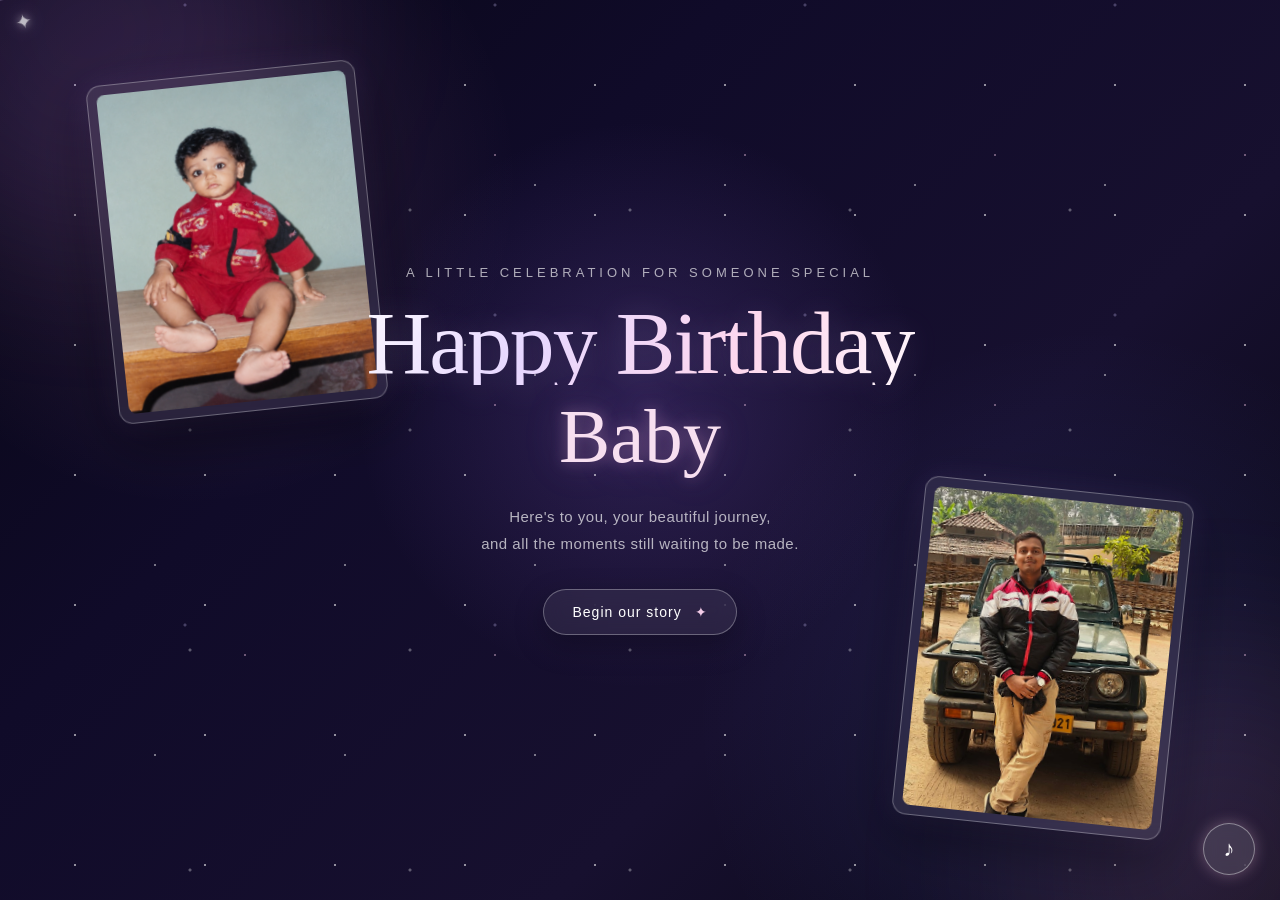
<file: index.html>
<!DOCTYPE html>
<html lang="en">


<head>
    <meta charset="UTF-8">
    <meta name="viewport" content="width=device-width, initial-scale=1.0">

    <title>Happy Birthday, Baby ✨</title>

    <link rel="stylesheet" href="style.css">
</head>

<body>

    <audio id="birthdayMusic" loop autoplay>
    <source src="birthday.mp3" type="audio/mpeg">
</audio>
<button id="birthdayMusicBtn" class="birthday-music-btn">♫</button>

    <!-- Magical background -->
    <div class="stars"></div>
    <div class="stars stars-two"></div>

    <div class="glow glow-one"></div>
    <div class="glow glow-two"></div>


    <!-- Main birthday screen -->
    <main class="cover">

        <!-- Childhood photo -->
        <div class="photo childhood-photo">
            <img src="cover1.jpg" alt="Childhood memory">
        </div>


        <!-- Constellation connecting the two photos -->
        <div class="constellation">

            <span class="star s1">✦</span>
            <span class="star s2">✧</span>
            <span class="star s3">✦</span>
            <span class="star s4">·</span>
            <span class="star s5">✧</span>

        </div>


        <!-- Central birthday message -->
        <section class="birthday-text">

            <p class="little-line">
                A little celebration for someone special
            </p>

            <h1>Happy Birthday</h1>

            <h2>Baby</h2>

            <p class="subtitle">
                Here's to you, your beautiful journey,<br>
                and all the moments still waiting to be made.
            </p>

            <button onclick="beginStory()">
                Begin our story
                <span>✦</span>
            </button>

        </section>


        <!-- Current photo -->
        <div class="photo current-photo">
            <img src="cover2.jpg" alt="Current photo">
        </div>

    </main>


    <script src="script.js"></script>

</body>
</html>
</file>
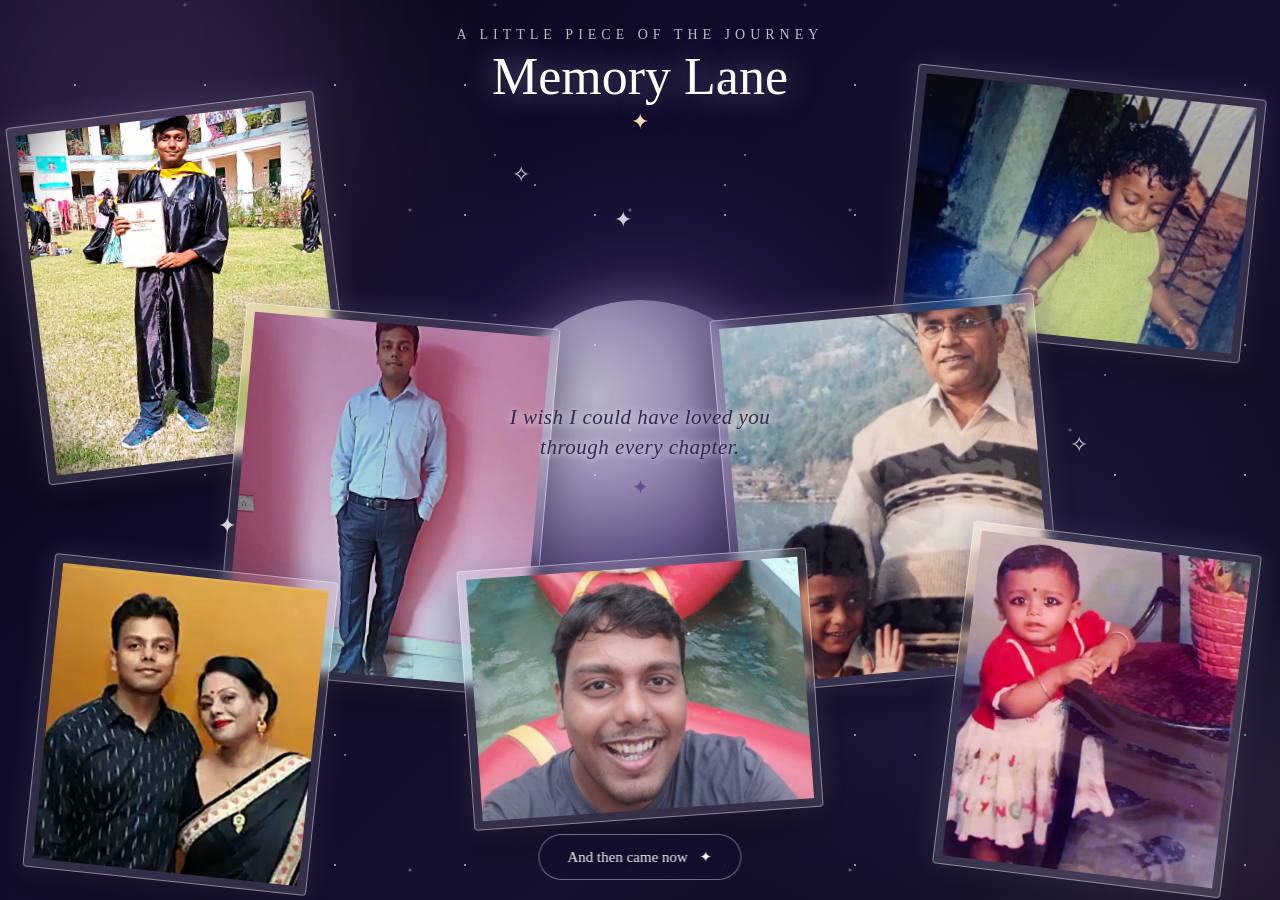
<file: page2.html>
<!DOCTYPE html>
<html lang="en">

<head>
    <meta charset="UTF-8">
    <meta name="viewport" content="width=device-width, initial-scale=1.0">

    <title>Memory Lane ✨</title>

    <link rel="stylesheet" href="style.css">
</head>

<body class="page-two">

    <!-- Magical background -->
    <div class="stars"></div>
    <div class="stars stars-two"></div>

    <div class="glow glow-one"></div>
    <div class="glow glow-two"></div>

    <div class="memory-moon">
    <div class="moon-glow"></div>
</div>

<div class="memory-message">
    <p>I wish I could have loved you through every chapter.</p>
    
    <span>✦</span>
</div>

    <!-- Floating lights -->
    <div class="floating-light light-one">✦</div>
    <div class="floating-light light-two">✧</div>
    <div class="floating-light light-three">✦</div>
    <div class="floating-light light-four">·</div>
    <div class="floating-light light-five">✧</div>


    <main class="memory-page">

        <!-- Title -->
        <div class="memory-title">
            <p>A LITTLE PIECE OF THE JOURNEY</p>
            <h1>Memory Lane</h1>
            <span>✦</span>
        </div>


        <!-- Memory cluster -->
        <section class="memory-gallery">

            <div class="memory-photo photo-1">
                <img src="memory1.jpg" alt="Memory 1">
                <div class="photo-shine"></div>
            </div>

            <div class="memory-photo photo-2">
                <img src="memory2.jpg" alt="Memory 2">
                <div class="photo-shine"></div>
            </div>

            <div class="memory-photo photo-3">
                <img src="memory3.jpg" alt="Memory 3">
                <div class="photo-shine"></div>
            </div>

            <div class="memory-photo photo-4">
                <img src="memory4.jpg" alt="Memory 4">
                <div class="photo-shine"></div>
            </div>

            <div class="memory-photo photo-5">
                <img src="memory5.jpg" alt="Memory 5">
                <div class="photo-shine"></div>
            </div>

            <div class="memory-photo photo-6">
                <img src="memory6.jpg" alt="Memory 6">
                <div class="photo-shine"></div>
            </div>

            <div class="memory-photo photo-7">
                <img src="memory7.jpg" alt="Memory 7">
                <div class="photo-shine"></div>
            </div>

        </section>


        <!-- Next button -->
        <a href="page3.html" class="next-button">
    And then came now
    <span>✦</span>
</a>

    </main>


    <script src="script.js"></script>

</body>

</html>
</file>
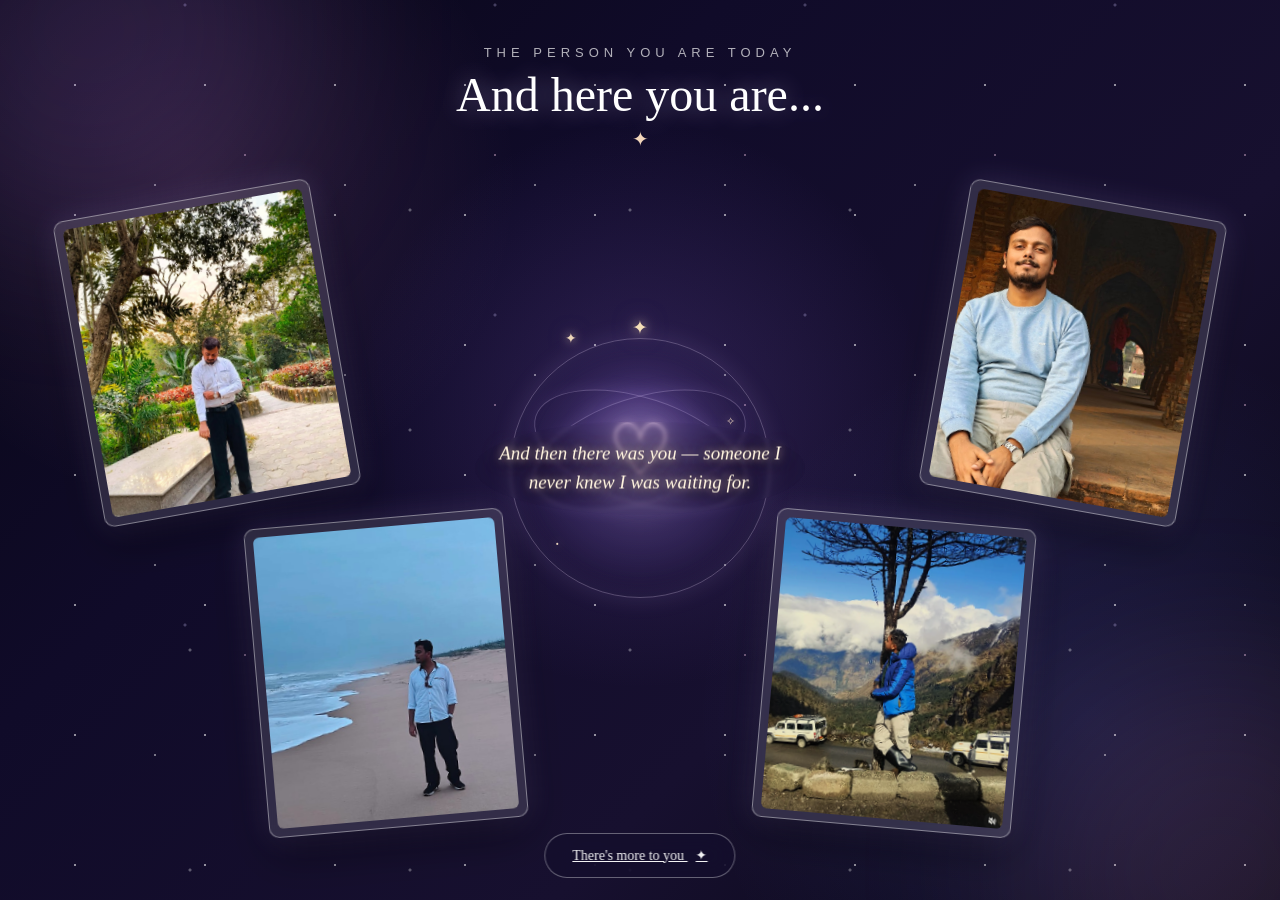
<file: page3.html>
<!DOCTYPE html>
<html lang="en">

<head>
    <meta charset="UTF-8">
    <meta name="viewport" content="width=device-width, initial-scale=1.0">

    <title>Today ✨</title>

    <link rel="stylesheet" href="style.css">
</head>

<body class="page-three">

    <!-- Magical background -->
    <div class="stars"></div>
    <div class="stars stars-two"></div>

    <div class="glow glow-one"></div>
    <div class="glow glow-two"></div>


    <!-- Page 3 -->
    <main class="today-page">

        <!-- Heading -->
        <div class="today-title">
            <p>THE PERSON YOU ARE TODAY</p>
            <h1>And here you are...</h1>
            <span>✦</span>
        </div>


        <!-- Four present-day photos -->
        <section class="today-gallery">

            <div class="today-photo today-photo-1">
                <img src="p1.jpg" alt="A beautiful moment">
                <div class="photo-shine"></div>
            </div>

            <div class="today-photo today-photo-2">
                <img src="p2.jpg" alt="A beautiful moment">
                <div class="photo-shine"></div>
            </div>

            <div class="today-photo today-photo-3">
                <img src="p3.jpg" alt="A beautiful moment">
                <div class="photo-shine"></div>
            </div>

            <div class="today-photo today-photo-4">
                <img src="p4.jpg" alt="A beautiful moment">
                <div class="photo-shine"></div>
            </div>

        </section>


        <!-- Romantic message -->
        <div class="today-message-orbit">
    <div class="today-orbit-glow"></div>
    <div class="today-orbit-ring"></div>
    <div class="today-orbit-star">✦</div>
</div>

<div class="today-centerpiece">
    <div class="heart-glow"></div>
    <div class="heart-orbit orbit-one"></div>
    <div class="heart-orbit orbit-two"></div>

    <div class="center-heart">♡</div>

    <div class="orbit-star star-one">✦</div>
    <div class="orbit-star star-two">✧</div>
    <div class="orbit-star star-three">·</div>
</div>

<div class="today-message">
    <p>And then there was you — someone I never knew I was waiting for.</p>
</div>


        <!-- Next button -->
        <a href="page4.html" class="today-next">
    There's more to you
    <span>✦</span>
</a>
    </main>


    <script src="script.js"></script>

</body>

</html>
</file>
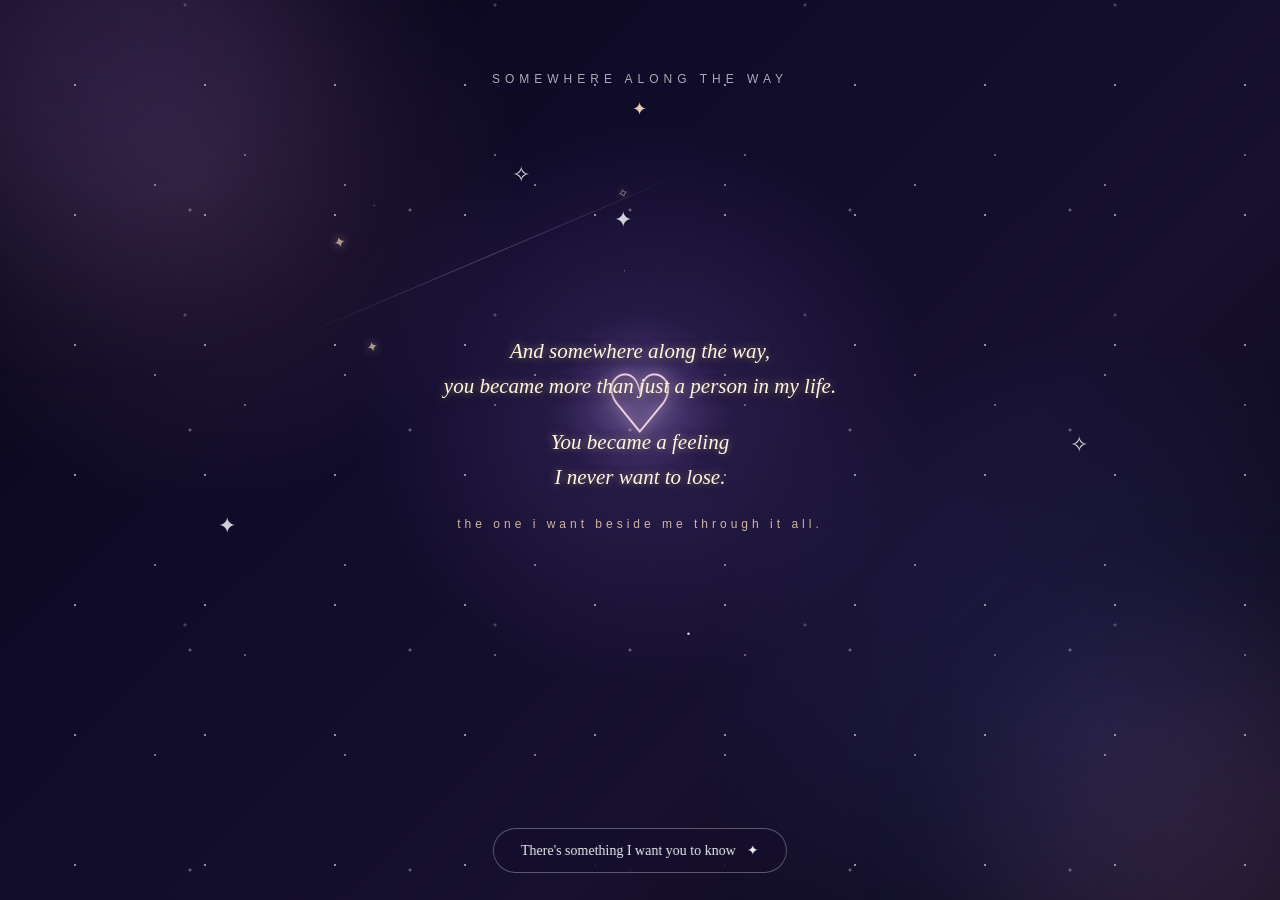
<file: page4.html>
<!DOCTYPE html>
<html lang="en">

<head>
    <meta charset="UTF-8">
    <meta name="viewport" content="width=device-width, initial-scale=1.0">

    <title>More Than Words ✨</title>

    <link rel="stylesheet" href="style.css">
</head>

<body class="page-four">

    <!-- Magical background -->
    <div class="stars"></div>
    <div class="stars stars-two"></div>

    <div class="glow glow-one"></div>
    <div class="glow glow-two"></div>

    <!-- Floating lights -->
    <div class="floating-light light-one">✦</div>
    <div class="floating-light light-two">✧</div>
    <div class="floating-light light-three">✦</div>
    <div class="floating-light light-four">·</div>
    <div class="floating-light light-five">✧</div>


    <main class="meaning-page">

        <!-- Small heading -->
        <div class="meaning-title">
            <p>SOMEWHERE ALONG THE WAY</p>
            <span>✦</span>
        </div>


        <!-- Central constellation -->
        <div class="meaning-center">

            <div class="meaning-glow"></div>

            <div class="constellation">
                <span class="constellation-star star-a">✦</span>
                <span class="constellation-star star-b">·</span>
                <span class="constellation-star star-c">✧</span>
                <span class="constellation-star star-d">·</span>
                <span class="constellation-star star-e">✦</span>
            </div>

            <div class="meaning-heart">♡</div>

        </div>


        <!-- Main message -->
        <div class="meaning-message">

            <p>
                And somewhere along the way,<br>
                you became more than just a person in my life.
            </p>

            <p>
                You became a feeling<br>
                I never want to lose.
            </p>

            <span>the one I want beside me through it all.</span>

        </div>


        <!-- Next -->
        <a href="page5.html" class="meaning-next">
            There's something I want you to know
            <span>✦</span>
        </a>

    </main>


    <script src="script.js"></script>

</body>

</html>
</file>
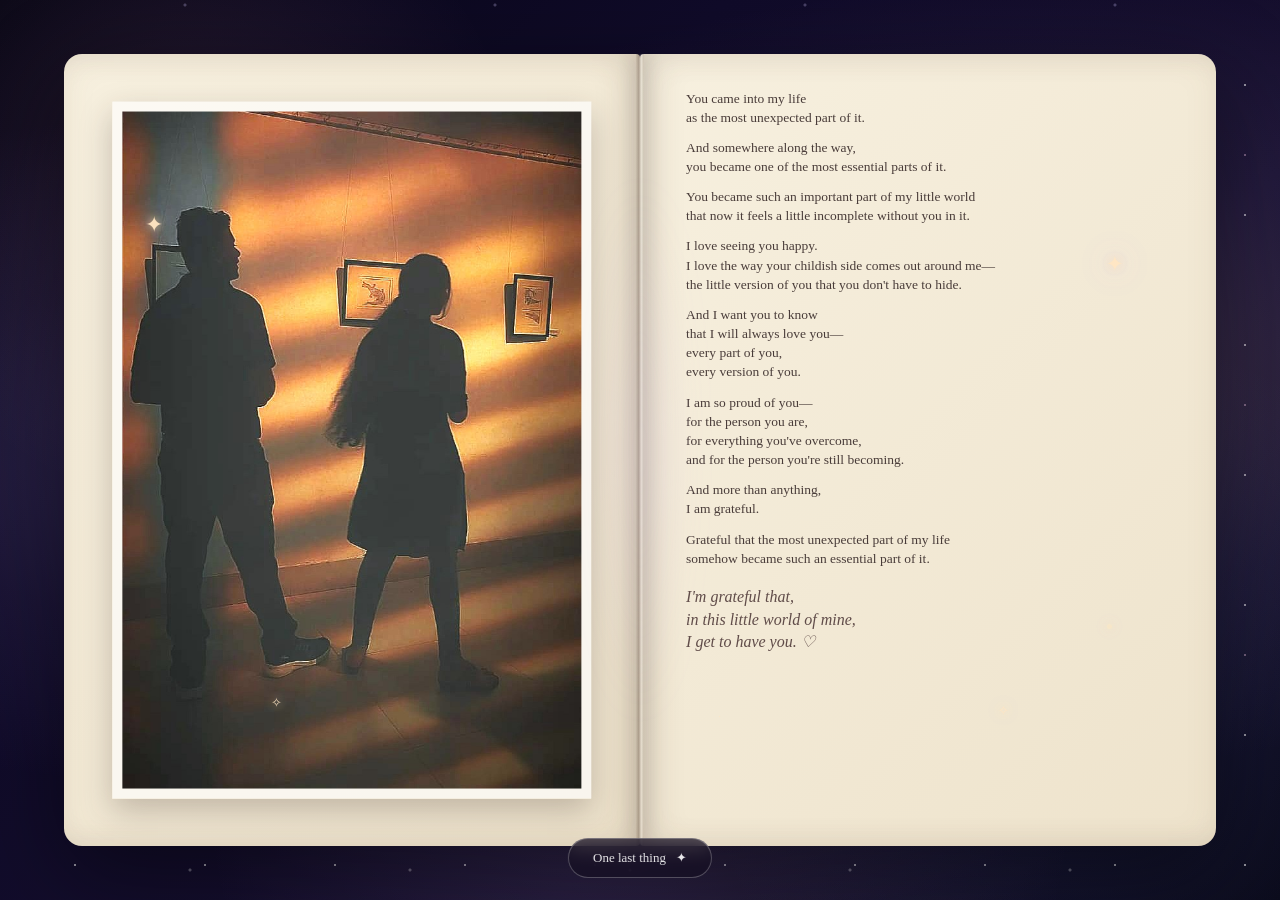
<file: page5.html>
<!DOCTYPE html>
<html lang="en">

<head>
    <meta charset="UTF-8">
    <meta name="viewport" content="width=device-width, initial-scale=1.0">

    <title>For You ♡</title>

    <link rel="stylesheet" href="style.css">
</head>

<body class="page-five">

    <!-- Magical background -->
    <div class="book-background"></div>

    <div class="stars"></div>
    <div class="stars stars-two"></div>


    <!-- Open Book -->
    <main class="open-book">

        <!-- Left Page -->
        <section class="book-page book-left">

            <div class="photo-frame">
                <img src="page5.jpg" alt="A special moment">
            </div>

        </section>


        <!-- Right Page -->
        <section class="book-page book-right">

            <div class="message-content">

                


                <div class="book-message">

                    <p>
                        You came into my life<br>
                        as the most unexpected part of it.
                    </p>

                    <p>
                        And somewhere along the way,<br>
                        you became one of the most essential parts of it.
                    </p>

                    <p>
                        You became such an important part of my little world<br>
                        that now it feels a little incomplete without you in it.
                    </p>

                    <p>
                        I love seeing you happy.<br>
                        I love the way your childish side comes out around me—<br>
                        the little version of you that you don't have to hide.
                    </p>

                    <p>
                        And I want you to know<br>
                        that I will always love you—<br>
                        every part of you,<br>
                        every version of you.
                    </p>

                    <p>
                        I am so proud of you—<br>
                        for the person you are,<br>
                        for everything you've overcome,<br>
                        and for the person you're still becoming.
                    </p>

                    <p>
                        And more than anything,<br>
                        I am grateful.
                    </p>

                    <p>
                        Grateful that the most unexpected part of my life<br>
                        somehow became such an essential part of it.
                    </p>

                    <p class="final-line">
                        I'm grateful that,<br>
                        in this little world of mine,<br>
                        I get to have you. ♡
                    </p>

                </div>

            </div>

        </section>


        <!-- Book Spine -->
        <div class="book-spine"></div>


        <!-- Floating Magical Elements -->
        <div class="book-sparkle sparkle-one">✦</div>
        <div class="book-sparkle sparkle-two">✧</div>
        <div class="book-sparkle sparkle-three">·</div>
        <div class="book-sparkle sparkle-four">✦</div>
        <div class="book-sparkle sparkle-five">✧</div>
        <div class="book-sparkle sparkle-six">·</div>

    </main>


    <!-- Next Page -->
    <a href="page6.html" class="book-next">
        One last thing
        <span>✦</span>
    </a>


    <script src="script.js"></script>

</body>

</html>
</file>
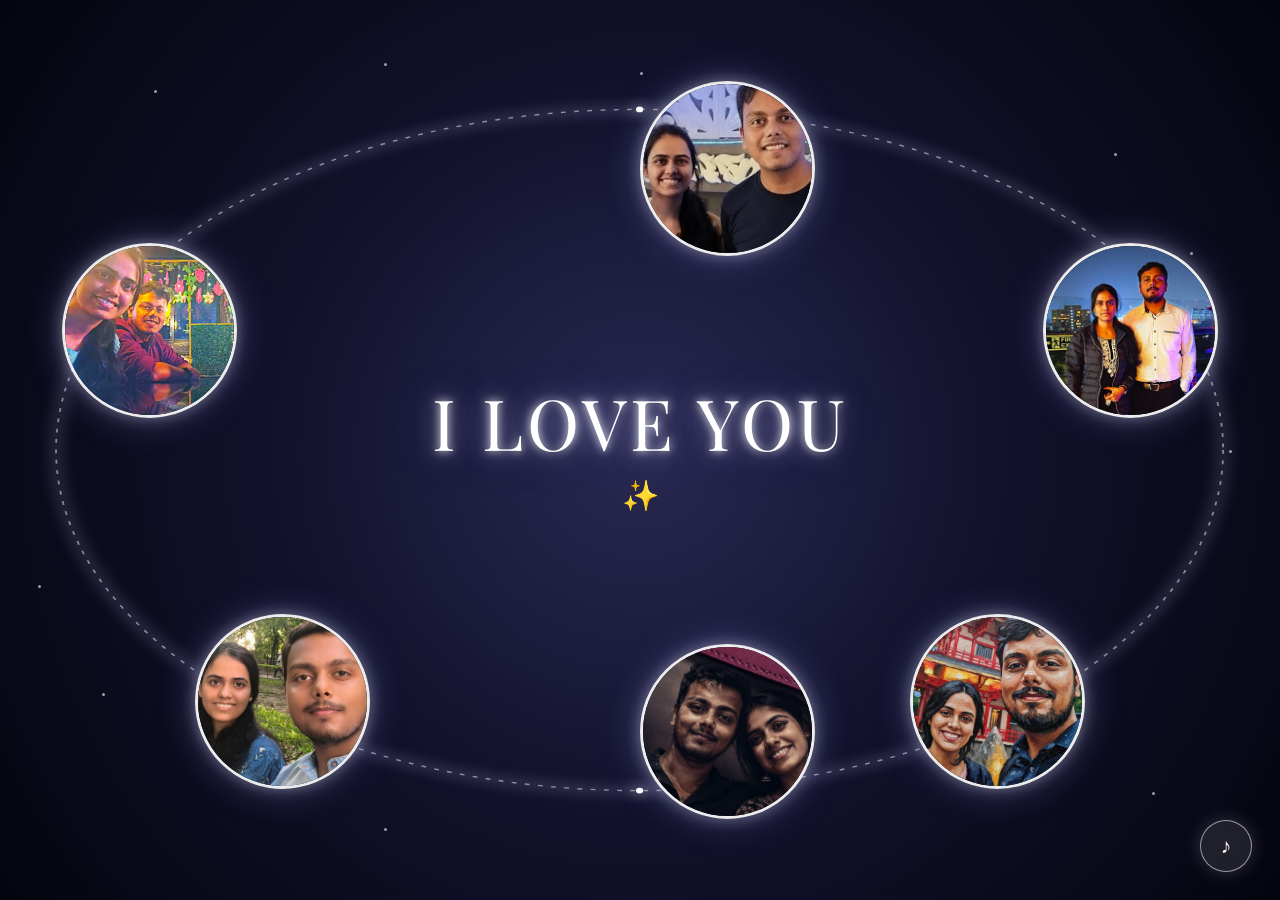
<file: page6.html>
<!DOCTYPE html>
<html lang="en">
<head>
    <meta charset="UTF-8">
    <meta name="viewport" content="width=device-width, initial-scale=1.0">

    <title>I Love You</title>

    <style>

@import url('https://fonts.googleapis.com/css2?family=Playfair+Display:ital,wght@1,500&display=swap');
        * {
            margin: 0;
            padding: 0;
            box-sizing: border-box;
        }

        body {
            width: 100%;
            height: 100vh;
            overflow: hidden;
            font-family: Playfair Display, serif;

            background:
                radial-gradient(
                    circle at center,
                    #292952 0%,
                    #11112b 48%,
                    #05050f 100%
                );

            color: white;
        }


        /* =========================
           PAGE
        ========================= */

        .page {
            width: 100%;
            height: 100vh;

            position: relative;

            display: flex;
            justify-content: center;
            align-items: center;

            overflow: hidden;
        }


        /* =========================
           BACKGROUND STARS
        ========================= */

        .stars {
            position: absolute;
            inset: 0;

            pointer-events: none;
        }


        .star {
            position: absolute;

            width: 3px;
            height: 3px;

            background: white;

            border-radius: 50%;

            opacity: .6;

            animation:
                twinkle 3s ease-in-out infinite;
        }


        .star:nth-child(1) {
            top: 10%;
            left: 12%;
            animation-delay: .2s;
        }

        .star:nth-child(2) {
            top: 17%;
            left: 87%;
            animation-delay: 1s;
        }

        .star:nth-child(3) {
            top: 35%;
            left: 5%;
            animation-delay: 1.7s;
        }

        .star:nth-child(4) {
            top: 77%;
            left: 8%;
            animation-delay: .5s;
        }

        .star:nth-child(5) {
            top: 88%;
            left: 90%;
            animation-delay: 2s;
        }

        .star:nth-child(6) {
            top: 8%;
            left: 50%;
            animation-delay: 1.2s;
        }

        .star:nth-child(7) {
            top: 82%;
            left: 72%;
            animation-delay: .8s;
        }

        .star:nth-child(8) {
            top: 50%;
            left: 96%;
            animation-delay: 1.5s;
        }

        .star:nth-child(9) {
            top: 92%;
            left: 30%;
            animation-delay: 2.2s;
        }

        .star:nth-child(10) {
            top: 28%;
            left: 93%;
            animation-delay: .4s;
        }

        .star:nth-child(11) {
            top: 7%;
            left: 30%;
            animation-delay: 1.8s;
        }

        .star:nth-child(12) {
            top: 65%;
            left: 3%;
            animation-delay: 1.1s;
        }


        @keyframes twinkle {

            0%, 100% {
                opacity: .2;
                transform: scale(.8);
            }

            50% {
                opacity: 1;
                transform: scale(1.5);
            }
        }


        /* =========================
           LARGE OVAL
        ========================= */

        .constellation {

            position: absolute;

            width: min(94vw, 1250px);
            height: min(82vh, 780px);

            z-index: 2;
        }


        .constellation svg {

            position: absolute;

            width: 100%;
            height: 100%;

            overflow: visible;
        }


        /* The constellation itself */

        .oval-line {

            fill: none;

            stroke:
                rgba(255, 255, 255, 0.48);

            stroke-width: 1.5;

            stroke-dasharray: 4 7;

            filter:
                drop-shadow(
                    0 0 4px
                    rgba(220,220,255,.4)
                );
        }


        /* Soft glow behind constellation */

        .oval-glow {

            fill: none;

            stroke:
                rgba(210, 210, 255, 0.18);

            stroke-width: 9;

            filter: blur(6px);
        }


        /* =========================
           CONSTELLATION STARS
        ========================= */

        .constellation-dot {

            fill: white;

            filter:
                drop-shadow(
                    0 0 6px
                    rgba(255,255,255,.9)
                );

            animation:
                constellationPulse 3s
                ease-in-out infinite;
        }


        @keyframes constellationPulse {

            0%, 100% {
                opacity: .55;
            }

            50% {
                opacity: 1;
            }
        }


        /* =========================
           PHOTOS
        ========================= */

        .photo {

            position: absolute;

            width: 175px;
            height: 175px;

            object-fit: cover;

            border-radius: 50%;

            border:
                3px solid
                rgba(255,255,255,.92);

            box-shadow:

                0 0 15px
                rgba(255,255,255,.35),

                0 0 38px
                rgba(160,160,255,.3);

            z-index: 6;

            opacity: 0;

            animation:
                photoAppear 1.5s ease forwards,
                gentleFloat 6s ease-in-out infinite;
        }


        @keyframes photoAppear {

            from {

                opacity: 0;

                transform:
                    scale(.65);
            }

            to {

                opacity: 1;

                transform:
                    scale(1);
            }
        }


        @keyframes gentleFloat {

            0%, 100% {
                margin-top: 0;
            }

            50% {
                margin-top: -6px;
            }
        }


        /* =========================
           SIX PHOTO POSITIONS
        ========================= */


        /* TOP */

        .p1 {

            top: 0%;

            left: 50%;

            transform:
                translateX(-50%);

            animation-delay: .2s;
        }


        /* UPPER LEFT */

        .p2 {

            top: 22%;

            left: 2%;

            animation-delay: .4s;
        }


        /* LOWER LEFT */

        .p3 {

            bottom: 4%;

            left: 13%;

            animation-delay: .6s;
        }


        /* LOWER RIGHT */

        .p4 {

            bottom: 4%;

            right: 13%;

            animation-delay: .8s;
        }


        /* UPPER RIGHT */

        .p5 {

            top: 22%;

            right: 2%;

            animation-delay: 1s;
        }


        /* BOTTOM */

        .p6 {

            bottom: 0%;

            left: 50%;

            transform:
                translateX(-50%);

            animation-delay: 1.2s;
        }


        /* =========================
           CENTRE MESSAGE
        ========================= */

        .message {

            position: absolute;

            z-index: 10;

            top: 50%;
            left: 50%;

            transform:
                translate(-50%, -50%);

            width: 430px;

            text-align: center;

            pointer-events: none;
        }


        .message h1 {

            font-size:
                clamp(45px, 5.5vw, 78px);

            line-height: 1.03;

            font-weight: normal;

            letter-spacing: 4px;

            text-transform: uppercase;

            text-shadow:

                0 0 10px
                rgba(255,255,255,.9),

                0 0 25px
                rgba(210,210,255,.6),

                0 0 50px
                rgba(160,160,255,.35);

            animation:
                messageGlow 4s
                ease-in-out infinite;
        }


        @keyframes messageGlow {

            0%, 100% {
                opacity: .88;
            }

            50% {
                opacity: 1;
            }
        }


        .heart {

            display: block;

            margin-top: 15px;

            font-size: 30px;

            animation:
                heartbeat 2s
                ease-in-out infinite;
        }


        @keyframes heartbeat {

            0%, 100% {
                transform: scale(1);
            }

            50% {
                transform: scale(1.25);
            }
        }


        /* =========================
           MUSIC BUTTON
        ========================= */

        .music-button {

            position: absolute;

            right: 28px;
            bottom: 28px;

            z-index: 20;

            width: 52px;
            height: 52px;

            border-radius: 50%;

            border:
                1px solid
                rgba(255,255,255,.55);

            background:
                rgba(255,255,255,.10);

            backdrop-filter:
                blur(8px);

            color: white;

            font-size: 21px;

            cursor: pointer;

            box-shadow:
                0 0 18px
                rgba(255,255,255,.18);

            transition:
                transform .3s,
                background .3s;
        }


        .music-button:hover {

            transform: scale(1.1);

            background:
                rgba(255,255,255,.2);
        }


        /* =========================
           MOBILE
        ========================= */

        @media (max-width: 700px) {

            .constellation {

                width: 98vw;

                height: 78vh;
            }


            .photo {

                width: 112px;
                height: 112px;
            }


            .p1 {

                top: 1%;
                left: 50%;
            }


            .p2 {

                top: 23%;
                left: 0%;
            }


            .p3 {

                bottom: 5%;
                left: 7%;
            }


            .p4 {

                bottom: 5%;
                right: 7%;
            }


            .p5 {

                top: 23%;
                right: 0%;
            }


            .p6 {

                bottom: 1%;
                left: 50%;
            }


            .message {

                width: 270px;
            }


            .message h1 {

                font-size: 36px;

                letter-spacing: 2px;
            }


            .music-button {

                width: 46px;
                height: 46px;

                right: 18px;
                bottom: 18px;
            }

        }

    </style>

</head>


<body>


<div class="page">

    


    <!-- =========================
         BACKGROUND STARS
    ========================== -->

    <div class="stars">

        <div class="star"></div>
        <div class="star"></div>
        <div class="star"></div>
        <div class="star"></div>
        <div class="star"></div>
        <div class="star"></div>
        <div class="star"></div>
        <div class="star"></div>
        <div class="star"></div>
        <div class="star"></div>
        <div class="star"></div>
        <div class="star"></div>

    </div>



    <!-- =========================
         OVAL CONSTELLATION
    ========================== -->

    <div class="constellation">

        <svg
            viewBox="0 0 1000 780"
            preserveAspectRatio="none">


            <!-- soft glowing oval -->

            <ellipse
                class="oval-glow"
                cx="500"
                cy="390"
                rx="485"
                ry="360">
            </ellipse>


            <!-- main constellation oval -->

            <ellipse
                class="oval-line"
                cx="500"
                cy="390"
                rx="485"
                ry="360">
            </ellipse>


            <!-- constellation stars -->

            <circle
                class="constellation-dot"
                cx="500"
                cy="30"
                r="3">
            </circle>


            <circle
                class="constellation-dot"
                cx="55"
                cy="210"
                r="3">
            </circle>


            <circle
                class="constellation-dot"
                cx="145"
                cy="690"
                r="3">
            </circle>


            <circle
                class="constellation-dot"
                cx="500"
                cy="750"
                r="3">
            </circle>


            <circle
                class="constellation-dot"
                cx="855"
                cy="690"
                r="3">
            </circle>


            <circle
                class="constellation-dot"
                cx="945"
                cy="210"
                r="3">
            </circle>


        </svg>



        <!-- =========================
             SIX PHOTOS
        ========================== -->

        <img
            src="us1.jpg"
            class="photo p1"
            alt="Memory 1">


        <img
            src="us2.jpg"
            class="photo p2"
            alt="Memory 2">


        <img
            src="us3.jpg"
            class="photo p3"
            alt="Memory 3">


        <img
            src="us4.jpg"
            class="photo p4"
            alt="Memory 4">


        <img
            src="us5.jpg"
            class="photo p5"
            alt="Memory 5">


        <img
            src="us6.jpg"
            class="photo p6"
            alt="Memory 6">


    </div>



    <!-- =========================
         CENTRE MESSAGE
    ========================== -->

    <div class="message">

        <h1>
            I Love You
        </h1>

        <span class="heart">✨</span>

    </div>



    <!-- =========================
         MUSIC
    ========================== -->

    <audio
        id="music"
        loop
        autoplay>

        <source
            src="music.mp3"
            type="audio/mpeg">

    </audio>


    <button
        class="music-button"
        id="musicButton">

        ♫

    </button>


</div>



<script>


    /* =========================
       MUSIC CONTROL
    ========================== */

    const music =
        document.getElementById("music");

    const musicButton =
        document.getElementById("musicButton");


    let playing = false;


    /*
       Try to start music automatically.
       Some browsers allow this;
       others block autoplay with sound.
    */

    window.addEventListener(
        "load",
        function () {

            music.volume = 0.65;

            music.play()
                .then(() => {

                    playing = true;

                    musicButton.innerHTML = "♫";

                })
                .catch(() => {

                    /*
                       Browser blocked autoplay.
                       Music will start after
                       the first interaction.
                    */

                    playing = false;

                    musicButton.innerHTML = "♪";

                });

        }
    );


    /*
       Music button:
       PLAY / STOP
    */

    musicButton.addEventListener(
        "click",
        function (event) {

            event.stopPropagation();


            if (!playing) {

                music.play()
                    .then(() => {

                        playing = true;

                        musicButton.innerHTML = "♫";

                    });

            }

            else {

                music.pause();

                playing = false;

                musicButton.innerHTML = "♪";

            }

        }
    );


    /*
       If autoplay was blocked,
       first interaction starts music.
    */

    document.addEventListener(
        "click",
        function startAfterInteraction() {

            if (!playing) {

                music.play()
                    .then(() => {

                        playing = true;

                        musicButton.innerHTML = "♫";

                    })
                    .catch(() => {});

            }

        },
        { once: true }
    );


</script>


</body>
</html>
</file>
<file: style.css>
/* ================================
   DREAMY BIRTHDAY CARD
   PAGE 1 — COVER
================================ */


/* ---------- BASIC RESET ---------- */

* {
    margin: 0;
    padding: 0;
    box-sizing: border-box;
}

html,
body {
    width: 100%;
    height: 100%;
}

body {
    overflow: hidden;
    font-family: Georgia, "Times New Roman", serif;
    background: #090719;
    color: #ffffff;
}


/* ---------- MAGICAL BACKGROUND ---------- */

body::before {
    content: "";
    position: fixed;
    inset: 0;

    background:
        radial-gradient(
            circle at 50% 45%,
            rgba(115, 82, 180, 0.28),
            transparent 35%
        ),
        radial-gradient(
            circle at 15% 20%,
            rgba(255, 164, 206, 0.12),
            transparent 25%
        ),
        radial-gradient(
            circle at 85% 80%,
            rgba(100, 130, 255, 0.13),
            transparent 30%
        ),
        linear-gradient(
            135deg,
            #070614,
            #100b29,
            #17102f,
            #080713
        );

    z-index: -10;
}


/* ---------- STARS ---------- */

.stars,
.stars-two {
    position: fixed;
    inset: 0;
    pointer-events: none;
    z-index: -5;
}

.stars {
    background-image:
        radial-gradient(circle, #ffffff 1px, transparent 1.5px),
        radial-gradient(circle, rgba(255,255,255,0.8) 1px, transparent 1.5px),
        radial-gradient(circle, rgba(255,210,240,0.7) 1px, transparent 1.5px);

    background-size: 130px 130px, 190px 190px, 250px 250px;
    background-position: 10px 20px, 60px 90px, 120px 30px;

    opacity: 0.55;

    animation: starDrift 30s linear infinite;
}

.stars-two {
    background-image:
        radial-gradient(circle, rgba(255,255,255,0.9) 1px, transparent 2px),
        radial-gradient(circle, rgba(210,200,255,0.8) 1px, transparent 2px);

    background-size: 220px 220px, 310px 310px;
    background-position: 80px 100px, 30px 160px;

    opacity: 0.35;

    animation: starDriftReverse 45s linear infinite;
}


/* ---------- SOFT GLOW ---------- */

.glow {
    position: fixed;
    width: 420px;
    height: 420px;

    border-radius: 50%;

    filter: blur(80px);

    pointer-events: none;

    z-index: -4;

    animation: glowPulse 7s ease-in-out infinite;
}

.glow-one {
    top: -180px;
    left: -120px;

    background: rgba(180, 120, 255, 0.13);
}

.glow-two {
    right: -150px;
    bottom: -180px;

    background: rgba(255, 150, 210, 0.10);

    animation-delay: 2s;
}


/* ---------- MAIN COVER ---------- */

.cover {
    position: relative;

    width: 100vw;
    height: 100vh;

    min-height: 600px;

    display: flex;
    align-items: center;
    justify-content: center;
}


/* ---------- PHOTOS ---------- */

.photo {
    position: absolute;

    width: 270px;
    height: 340px;

    padding: 9px;

    background: rgba(255, 255, 255, 0.08);

    border: 1px solid rgba(255, 255, 255, 0.30);

    border-radius: 14px;

    backdrop-filter: blur(8px);

    box-shadow:
        0 20px 60px rgba(0, 0, 0, 0.45),
        0 0 30px rgba(180, 140, 255, 0.12);

    overflow: hidden;

    transition:
        transform 0.6s ease,
        box-shadow 0.6s ease;
}

.photo img {
    width: 100%;
    height: 100%;

    object-fit: cover;

    border-radius: 8px;

    display: block;
}


/* Childhood photo — upper left */

.childhood-photo {
    top: 8%;
    left: 8%;

    transform: rotate(-6deg);

    animation: floatingPhotoOne 6s ease-in-out infinite;
}


/* Current photo — lower right */

.current-photo {
    right: 8%;
    bottom: 8%;

    transform: rotate(6deg);

    animation: floatingPhotoTwo 6s ease-in-out infinite;
    animation-delay: 1s;
}


/* Hover effect */

.photo:hover {
    transform: scale(1.04) rotate(0deg);

    box-shadow:
        0 25px 70px rgba(0, 0, 0, 0.55),
        0 0 45px rgba(220, 180, 255, 0.25);
}


/* ---------- CENTRAL TEXT ---------- */

.birthday-text {
    position: relative;

    width: min(620px, 70vw);

    text-align: center;

    z-index: 5;

    animation: textAppear 2s ease-out forwards;
}


/* Small introductory line */

.little-line {
    margin-bottom: 20px;

    font-family:
        "Segoe UI",
        Arial,
        sans-serif;

    font-size: 13px;

    letter-spacing: 4px;

    text-transform: uppercase;

    color: rgba(255, 255, 255, 0.65);
}


/* Main heading */

.birthday-text h1 {
    font-size: clamp(55px, 7vw, 105px);

    font-weight: 400;

    line-height: 0.95;

    letter-spacing: -2px;

    background:
        linear-gradient(
            120deg,
            #ffffff,
            #e8d9ff,
            #ffd9ed,
            #ffffff
        );

    -webkit-background-clip: text;
    background-clip: text;

    color: transparent;

    text-shadow:
        0 0 35px rgba(221, 190, 255, 0.20);

    margin-bottom: 8px;
}


/* Baby */

.birthday-text h2 {
    font-family:
        "Brush Script MT",
        "Segoe Script",
        cursive;

    font-size: clamp(50px, 6vw, 82px);

    font-weight: 400;

    color: #f7dff0;

    text-shadow:
        0 0 15px rgba(255, 190, 230, 0.35),
        0 0 40px rgba(210, 150, 255, 0.25);

    margin-bottom: 22px;
}


/* Subtitle */

.subtitle {
    font-family:
        "Segoe UI",
        Arial,
        sans-serif;

    font-size: 15px;

    line-height: 1.8;

    letter-spacing: 0.5px;

    color: rgba(255, 255, 255, 0.68);

    margin-bottom: 32px;
}


/* ---------- BUTTON ---------- */

.birthday-text button {
    position: relative;

    padding: 14px 28px;

    border: 1px solid rgba(255, 255, 255, 0.30);

    border-radius: 50px;

    background: rgba(255, 255, 255, 0.07);

    color: #ffffff;

    font-family:
        "Segoe UI",
        Arial,
        sans-serif;

    font-size: 14px;

    letter-spacing: 1px;

    cursor: pointer;

    backdrop-filter: blur(10px);

    box-shadow:
        0 10px 30px rgba(0, 0, 0, 0.25);

    transition:
        background 0.4s ease,
        transform 0.4s ease,
        box-shadow 0.4s ease;
}

.birthday-text button span {
    margin-left: 8px;

    color: #f3cce8;

    transition: transform 0.4s ease;
}

.birthday-text button:hover {
    background: rgba(255, 255, 255, 0.14);

    transform: translateY(-3px);

    box-shadow:
        0 15px 40px rgba(160, 120, 220, 0.25);
}

.birthday-text button:hover span {
    display: inline-block;

    transform: rotate(90deg);
}


/* ---------- CONSTELLATION ---------- */

.constellation {
    position: absolute;

    width: 430px;
    height: 250px;

    left: 50%;
    top: 50%;

    transform: translate(-50%, -50%) rotate(-15deg);

    pointer-events: none;

    opacity: 0.7;

    z-index: 1;
}


/* subtle connecting line */

.constellation::before {
    content: "";

    position: absolute;

    width: 100%;
    height: 1px;

    top: 50%;
    left: 0;

    background:
        linear-gradient(
            90deg,
            transparent,
            rgba(230, 210, 255, 0.35),
            transparent
        );

    transform: rotate(-8deg);

    filter: blur(0.3px);
}


/* Stars */

.star {
    position: absolute;

    color: #ffffff;

    font-family: Georgia, serif;

    text-shadow:
        0 0 8px rgba(255,255,255,0.8),
        0 0 20px rgba(210,180,255,0.6);

    animation: twinkle 2.5s ease-in-out infinite;
}

.s1 {
    left: 8%;
    top: 55%;

    font-size: 17px;
}

.s2 {
    left: 30%;
    top: 40%;

    font-size: 12px;

    animation-delay: 0.5s;
}

.s3 {
    left: 52%;
    top: 56%;

    font-size: 20px;

    animation-delay: 1s;
}

.s4 {
    left: 72%;
    top: 42%;

    font-size: 18px;

    animation-delay: 1.5s;
}

.s5 {
    left: 91%;
    top: 57%;

    font-size: 14px;

    animation-delay: 2s;
}


/* ---------- ANIMATIONS ---------- */

@keyframes textAppear {

    from {
        opacity: 0;
        transform: translateY(25px);
    }

    to {
        opacity: 1;
        transform: translateY(0);
    }
}


@keyframes floatingPhotoOne {

    0%,
    100% {
        transform: translateY(0) rotate(-6deg);
    }

    50% {
        transform: translateY(-10px) rotate(-4deg);
    }
}


@keyframes floatingPhotoTwo {

    0%,
    100% {
        transform: translateY(0) rotate(6deg);
    }

    50% {
        transform: translateY(-12px) rotate(4deg);
    }
}


@keyframes twinkle {

    0%,
    100% {
        opacity: 0.35;
        transform: scale(0.8);
    }

    50% {
        opacity: 1;
        transform: scale(1.2);
    }
}


@keyframes starDrift {

    from {
        transform: translate(0, 0);
    }

    to {
        transform: translate(-40px, -25px);
    }
}


@keyframes starDriftReverse {

    from {
        transform: translate(0, 0);
    }

    to {
        transform: translate(30px, 20px);
    }
}


@keyframes glowPulse {

    0%,
    100% {
        opacity: 0.7;
        transform: scale(1);
    }

    50% {
        opacity: 1;
        transform: scale(1.12);
    }
}


/* ---------- MOBILE ---------- */

@media (max-width: 700px) {

    .photo {
        width: 135px;
        height: 175px;
    }

    .childhood-photo {
        top: 6%;
        left: 4%;
    }

    .current-photo {
        right: 4%;
        bottom: 6%;
    }

    .birthday-text {
        width: 85vw;
    }

    .little-line {
        font-size: 9px;
        letter-spacing: 2px;
    }

    .subtitle {
        font-size: 12px;
    }

    .constellation {
        width: 260px;
    }

}

.birthday-music-btn {
    position: fixed;
    right: 25px;
    bottom: 25px;

    width: 52px;
    height: 52px;

    border-radius: 50%;
    border: 1px solid rgba(255,255,255,0.4);

    background: rgba(255,255,255,0.12);
    color: white;

    font-size: 22px;

    cursor: pointer;

    backdrop-filter: blur(8px);

    box-shadow:
        0 0 15px rgba(255,200,230,0.3);

    z-index: 999;
}

 /* =========================================
   MEMORY LANE — PAGE 2
   ========================================= */

.memory-page {
    position: relative;
    width: 100vw;
    height: 100vh;
    overflow: hidden;
}


/* =========================================
   TITLE
   ========================================= */

.memory-title {
    position: absolute;
    top: 3%;
    left: 50%;
    transform: translateX(-50%);
    text-align: center;
    z-index: 25;
    width: 100%;
}

.memory-title p {
    margin: 0 0 4px;
    font-size: 14px;
    letter-spacing: 5px;
    color: rgba(255,255,255,0.72);
}

.memory-title h1 {
    margin: 0;
    font-family: Georgia, serif;
    font-size: 52px;
    font-weight: 400;
    color: #ffffff;
    text-shadow: 0 0 30px rgba(210,190,255,0.55);
}

.memory-title span {
    display: block;
    margin-top: 3px;
    font-size: 22px;
    color: rgba(255,230,190,0.95);
}


/* =========================================
   GALLERY
   ========================================= */

.memory-gallery {
    position: absolute;
    inset: 0;
    width: 100%;
    height: 100%;
}


/* =========================================
   PHOTO BASE
   ========================================= */

.memory-photo {
    position: absolute;
    padding: 8px;

    background: rgba(255,255,255,0.13);
    border: 1px solid rgba(255,255,255,0.42);

    box-shadow:
        0 15px 40px rgba(0,0,0,0.38),
        0 0 28px rgba(190,160,255,0.18);

    backdrop-filter: blur(5px);
    -webkit-backdrop-filter: blur(5px);

    border-radius: 4px;
    overflow: hidden;

    animation: memoryFloat 7s ease-in-out infinite;
}

.memory-photo img {
    display: block;
    width: 100%;
    height: 100%;
    object-fit: cover;
}


/* =========================================
   PHOTO POSITIONS
   ========================================= */

/* TOP LEFT */
.photo-1 {
    width: 310px;
    height: 360px;

    left: 2%;
    top: 12%;

    transform: rotate(-7deg);
    z-index: 5;
}


/* TOP RIGHT */
.photo-2 {
    width: 350px;
    height: 265px;

    right: 2%;
    top: 9%;

    transform: rotate(6deg);
    z-index: 4;
}


/* CENTRE LEFT */
.photo-3 {
    width: 315px;
    height: 370px;

    left: 18%;
    top: 35%;

    transform: rotate(5deg);
    z-index: 8;
}


/* CENTRE RIGHT */
.photo-4 {
    width: 325px;
    height: 375px;

    right: 18%;
    top: 34%;

    transform: rotate(-5deg);
    z-index: 7;
}


/* BOTTOM LEFT */
.photo-5 {
    width: 285px;
    height: 315px;

    left: 3%;
    bottom: 2%;

    transform: rotate(6deg);
    z-index: 9;
}


/* BOTTOM CENTRE */
.photo-6 {
    width: 350px;
    height: 260px;

    left: 50%;
    bottom: 9%;

    transform: translateX(-50%) rotate(-4deg);
    z-index: 10;
}


/* BOTTOM RIGHT */
.photo-7 {
    width: 290px;
    height: 345px;

    right: 3%;
    bottom: 2%;

    transform: rotate(7deg);
    z-index: 9;
}

/* =========================================
   PHOTO SHINE
   ========================================= */

.photo-shine {
    position: absolute;
    top: -120%;
    left: -80%;

    width: 45%;
    height: 300%;

    background: linear-gradient(
        90deg,
        transparent,
        rgba(255,255,255,0.18),
        transparent
    );

    transform: rotate(25deg);
    animation: photoShine 8s ease-in-out infinite;
}


/* =========================================
   DECORATIVE LIGHTS
   ========================================= */

.floating-light {
    position: absolute;
    z-index: 20;

    color: rgba(255,255,255,0.8);
    font-size: 22px;

    animation: decorativeFloat 5s ease-in-out infinite;
    pointer-events: none;
}

.light-one {
    top: 23%;
    left: 48%;
}

.light-two {
    top: 18%;
    left: 40%;
    animation-delay: 1s;
}

.light-three {
    top: 57%;
    left: 17%;
    animation-delay: 2s;
}

.light-four {
    top: 69%;
    right: 46%;
    animation-delay: 1.5s;
}

.light-five {
    top: 48%;
    right: 15%;
    animation-delay: 3s;
}


/* =========================================
   NEXT BUTTON
   ========================================= */

.next-button {
    position: absolute;
    z-index: 50;

    left: 50%;
    bottom: 2.2%;

    transform: translateX(-50%);

    padding: 13px 28px;

    border: 1px solid rgba(255,255,255,0.4);
    border-radius: 30px;

    background: rgba(20,15,45,0.72);

    color: rgba(255,255,255,0.95);

    font-family: Georgia, serif;
    font-size: 15px;

    backdrop-filter: blur(14px);
    -webkit-backdrop-filter: blur(14px);

    cursor: pointer;

    transition: all 0.35s ease;
}

.next-button span {
    margin-left: 8px;
}

.next-button:hover {
    background: rgba(255,255,255,0.16);
    transform: translateX(-50%) translateY(-3px);

    box-shadow:
        0 8px 28px rgba(190,160,255,0.28);
}

.next-button {
    text-decoration: none;
}

/* =========================================
   ANIMATIONS
   ========================================= */

@keyframes memoryFloat {

    0%, 100% {
        margin-top: 0;
    }

    50% {
        margin-top: -6px;
    }
}

@keyframes photoShine {

    0% {
        left: -80%;
    }

    35%, 100% {
        left: 150%;
    }
}

@keyframes decorativeFloat {

    0%, 100% {
        transform: translateY(0) rotate(0deg);
        opacity: 0.6;
    }

    50% {
        transform: translateY(-10px) rotate(8deg);
        opacity: 1;
    }
}


/* =========================================
   SMALLER SCREENS
   ========================================= */

@media (max-width: 900px) {

    .memory-title h1 {
        font-size: 64px;
    }

    .memory-title p {
        font-size: 16px;
        letter-spacing: 3px;
    }

    .photo-1 {
        width: 350px;
        height: 410px;
    }

    .photo-2 {
        width: 390px;
        height: 295px;
    }

    .photo-3 {
        width: 350px;
        height: 415px;
    }

    .photo-4 {
        width: 360px;
        height: 420px;
    }

    .photo-5 {
        width: 315px;
        height: 345px;
    }

    .photo-6 {
        width: 380px;
        height: 280px;
    }

    .photo-7 {
        width: 320px;
        height: 380px;
    }
}

/* =========================================
   CENTRAL MOON — MEMORY LANE
   ========================================= */

.memory-moon {
    position: absolute;

    left: 50%;
    top: 50%;

    width: 300px;
    height: 300px;

    transform: translate(-50%, -50%);

    border-radius: 50%;

    background:
        radial-gradient(
            circle at 35% 32%,
            rgba(255,255,255,0.95) 0%,
            rgba(235,225,255,0.82) 28%,
            rgba(190,170,235,0.55) 58%,
            rgba(120,95,175,0.25) 78%,
            transparent 100%
        );

    box-shadow:
        0 0 45px rgba(225,210,255,0.35),
        0 0 100px rgba(170,135,235,0.22);

    opacity: 0.72;

    z-index: 2;

    pointer-events: none;
}


/* Soft outer moonlight */

.moon-glow {
    position: absolute;

    inset: -45px;

    border-radius: 50%;

    background: radial-gradient(
        circle,
        rgba(210,190,255,0.16),
        transparent 68%
    );

    filter: blur(12px);

    animation: moonPulse 6s ease-in-out infinite;
}


/* =========================================
   CENTRAL MESSAGE
   ========================================= */

.memory-message {
    position: absolute;
    left: 50%;
    top: 50%;
    transform: translate(-50%, -50%);
    width: 270px;
    text-align: center;
    z-index: 15;
    pointer-events: none;
    animation: moonMessageAppear 2s ease-out 0.6s both;
}

.memory-message p {
    margin: 0;
    font-family: Georgia, serif;
    font-size: 21px;
    line-height: 1.45;
    font-style: italic;
    letter-spacing: 0.5px;
    color: rgba(38, 28, 68, 0.90);
    text-shadow:
        0 1px 8px rgba(255,255,255,0.75),
        0 0 12px rgba(255,255,255,0.35);
}

.memory-message span {
    display: block;
    margin-top: 12px;
    font-size: 20px;
    color: rgba(90,65,135,0.8);
    animation: moonStarTwinkle 3s ease-in-out infinite;
}

@keyframes moonMessageAppear {
    from {
        opacity: 0;
        transform: translate(-50%, -46%);
    }

    to {
        opacity: 1;
        transform: translate(-50%, -50%);
    }
}

/* =========================================
   MOON ANIMATIONS
   ========================================= */

@keyframes moonPulse {

    0%, 100% {
        transform: scale(0.96);
        opacity: 0.55;
    }

    50% {
        transform: scale(1.04);
        opacity: 0.78;
    }
}


@keyframes moonStarTwinkle {

    0%, 100% {
        opacity: 0.45;
        transform: scale(0.9);
    }

    50% {
        opacity: 1;
        transform: scale(1.15);
    }
}

/* =========================================
   PAGE TRANSITION
   ========================================= */

.page-transition {
    opacity: 0;
    transition: opacity 0.9s ease;
}

.page-two {
    animation: pageFadeIn 1.2s ease both;
}

@keyframes pageFadeIn {
    from {
        opacity: 0;
    }

    to {
        opacity: 1;
    }
}

/* =========================================
   PAGE 3 — TODAY
   ========================================= */

.today-page {
    position: relative;
    width: 100vw;
    height: 100vh;
    overflow: hidden;
}


/* =========================================
   TITLE
   ========================================= */

.today-title {
    position: absolute;
    top: 5%;
    left: 50%;
    transform: translateX(-50%);
    text-align: center;
    z-index: 25;
    width: 100%;
}

.today-title p {
    margin: 0 0 7px;
    font-family: "Segoe UI", Arial, sans-serif;
    font-size: 13px;
    letter-spacing: 5px;
    color: rgba(255,255,255,0.68);
}

.today-title h1 {
    margin: 0;
    font-family: Georgia, serif;
    font-size: 48px;
    font-weight: 400;
    color: #ffffff;
    text-shadow:
        0 0 25px rgba(220,200,255,0.45);
}

.today-title span {
    display: block;
    margin-top: 5px;
    font-size: 20px;
    color: rgba(255,225,195,0.95);
}


/* =========================================
   GALLERY
   ========================================= */

.today-gallery {
    position: absolute;
    inset: 0;
    width: 100%;
    height: 100%;
}


/* =========================================
   PHOTO BASE
   ========================================= */

.today-photo {
    position: absolute;
    padding: 8px;
    background: rgba(255,255,255,0.12);
    border: 1px solid rgba(255,255,255,0.40);
    border-radius: 10px;

    box-shadow:
        0 18px 45px rgba(0,0,0,0.40),
        0 0 30px rgba(190,160,255,0.18);

    backdrop-filter: blur(6px);
    -webkit-backdrop-filter: blur(6px);

    overflow: hidden;

    animation: todayFloat 7s ease-in-out infinite;
}

.today-photo img {
    display: block;
    width: 100%;
    height: 100%;
    object-fit: cover;
    border-radius: 6px;
}


/* =========================================
   PHOTO POSITIONS
   ========================================= */

/* TOP LEFT */
.today-photo-1 {
    width: 260px;
    height: 310px;
    left: 6%;
    top: 22%;
    transform: rotate(-10deg);
    z-index: 6;
}

.today-photo-2 {
    width: 260px;
    height: 310px;
    left: 20%;
    bottom: 8%;
    transform: rotate(-5deg);
    z-index: 8;
    animation-delay: 1s;
}

.today-photo-3 {
    width: 260px;
    height: 310px;
    right: 20%;
    bottom: 8%;
    transform: rotate(5deg);
    z-index: 8;
    animation-delay: 2s;
}

.today-photo-4 {
    width: 260px;
    height: 310px;
    right: 6%;
    top: 22%;
    transform: rotate(10deg);
    z-index: 6;
    animation-delay: 3s;
}

/* =========================================
   PHOTO HOVER
   ========================================= */

.today-photo:hover {
    z-index: 30;
    transform: scale(1.04) rotate(0deg);

    box-shadow:
        0 25px 65px rgba(0,0,0,0.50),
        0 0 45px rgba(220,190,255,0.28);
}


/* =========================================
   MESSAGE
   ========================================= */

.today-message {
    position: absolute;
    left: 50%;
    top: 52%;
    transform: translate(-50%, -50%);

    width: 300px;
    text-align: center;

    z-index: 20;
    pointer-events: none;

    animation: todayMessageAppear 2s ease-out 0.5s both;
}

.today-message p {
    margin: 0;

    font-family: Georgia, serif;
    font-size: 19px;
    line-height: 1.5;
    font-style: italic;

    color: #fff4df;

    text-shadow:
        0 0 8px rgba(255, 230, 190, 0.75),
        0 2px 10px rgba(10, 7, 25, 0.85),
        0 0 22px rgba(255, 220, 180, 0.35);
}


/* =========================================
   NEXT BUTTON
   ========================================= */

.today-next {
    position: absolute;
    z-index: 50;

    left: 50%;
    bottom: 2.5%;

    transform: translateX(-50%);

    padding: 13px 27px;

    border: 1px solid rgba(255,255,255,0.35);
    border-radius: 30px;

    background: rgba(20,15,45,0.72);

    color: rgba(255,255,255,0.95);

    font-family: Georgia, serif;
    font-size: 14px;

    backdrop-filter: blur(14px);
    -webkit-backdrop-filter: blur(14px);

    cursor: pointer;

    transition:
        background 0.35s ease,
        transform 0.35s ease,
        box-shadow 0.35s ease;
}

.today-next span {
    margin-left: 8px;
}

.today-next:hover {
    background: rgba(255,255,255,0.15);

    transform:
        translateX(-50%)
        translateY(-3px);

    box-shadow:
        0 8px 28px rgba(190,160,255,0.28);
}


/* =========================================
   ANIMATIONS
   ========================================= */

@keyframes todayFloat {

    0%, 100% {
        margin-top: 0;
    }

    50% {
        margin-top: -7px;
    }
}


@keyframes todayMessageAppear {

    from {
        opacity: 0;
        transform:
            translate(-50%, -46%);
    }

    to {
        opacity: 1;
        transform:
            translate(-50%, -50%);
    }
}


/* =========================================
   MOBILE
   ========================================= */

@media (max-width: 700px) {

    .today-title {
        top: 4%;
    }

    .today-title p {
        font-size: 9px;
        letter-spacing: 3px;
    }

    .today-title h1 {
        font-size: 34px;
    }

    .today-photo-1,
    .today-photo-2,
    .today-photo-3,
    .today-photo-4 {
        width: 150px;
        height: 190px;
    }

    .today-photo-1 {
        left: 4%;
        top: 19%;
    }

    .today-photo-2 {
        right: 4%;
        top: 19%;
    }

    .today-photo-3 {
        left: 8%;
        bottom: 9%;
    }

    .today-photo-4 {
        right: 8%;
        bottom: 9%;
    }

    .today-message {
        width: 210px;
    }

    .today-message p {
        font-size: 15px;
    }
}

/* =========================================
   PAGE 3 — CENTRAL MAGICAL MESSAGE
   ========================================= */

.today-message-orbit {
    position: absolute;
    left: 50%;
    top: 52%;
    width: 330px;
    height: 330px;
    transform: translate(-50%, -50%);
    z-index: 15;
    pointer-events: none;
}

.today-orbit-glow {
    position: absolute;
    inset: 45px;
    border-radius: 50%;
    background:
        radial-gradient(
            circle,
            rgba(224, 202, 255, 0.28) 0%,
            rgba(170, 135, 255, 0.13) 42%,
            transparent 72%
        );
    filter: blur(12px);
    animation: orbitGlowPulse 5s ease-in-out infinite;
}

.today-orbit-ring {
    position: absolute;
    inset: 35px;
    border: 1px solid rgba(236, 220, 255, 0.28);
    border-radius: 50%;
    box-shadow:
        0 0 25px rgba(210, 180, 255, 0.12),
        inset 0 0 25px rgba(210, 180, 255, 0.08);
    animation: orbitRotate 24s linear infinite;
}

.today-orbit-star {
    position: absolute;
    top: 13px;
    left: 50%;
    transform: translateX(-50%);
    color: rgba(255, 232, 190, 0.95);
    font-size: 19px;
    text-shadow:
        0 0 12px rgba(255, 225, 180, 0.8),
        0 0 25px rgba(220, 190, 255, 0.5);
    animation: orbitStarPulse 3s ease-in-out infinite;
}

.today-message {
    z-index: 20;
}

@keyframes orbitGlowPulse {
    0%, 100% {
        opacity: 0.65;
        transform: scale(0.96);
    }

    50% {
        opacity: 1;
        transform: scale(1.06);
    }
}

@keyframes orbitRotate {
    from {
        transform: rotate(0deg);
    }

    to {
        transform: rotate(360deg);
    }
}

@keyframes orbitStarPulse {
    0%, 100% {
        opacity: 0.65;
        transform: translateX(-50%) scale(0.9);
    }

    50% {
        opacity: 1;
        transform: translateX(-50%) scale(1.15);
    }
}

@media (max-width: 700px) {
    .today-message-orbit {
        width: 245px;
        height: 245px;
    }

    .today-orbit-ring {
        inset: 25px;
    }

    .today-orbit-glow {
        inset: 35px;
    }

    .today-orbit-star {
        top: 5px;
        font-size: 15px;
    }
}

/* =========================================
   PAGE 3 — MAGICAL CENTREPIECE
   ========================================= */

.today-centerpiece {
    position: absolute;
    left: 50%;
    top: 50%;
    width: 300px;
    height: 300px;
    transform: translate(-50%, -50%);
    z-index: 14;
    pointer-events: none;
}

/* Soft light behind the heart */

.heart-glow {
    position: absolute;
    width: 150px;
    height: 150px;
    left: 50%;
    top: 50%;
    transform: translate(-50%, -50%);

    border-radius: 50%;

    background: radial-gradient(
        circle,
        rgba(238, 211, 255, 0.32) 0%,
        rgba(190, 155, 255, 0.16) 38%,
        transparent 72%
    );

    filter: blur(10px);

    animation: heartGlow 4s ease-in-out infinite;
}

/* Delicate orbital rings */

.heart-orbit {
    position: absolute;
    left: 50%;
    top: 50%;

    border: 1px solid rgba(235, 215, 255, 0.25);
    border-radius: 50%;

    box-shadow:
        0 0 18px rgba(210, 180, 255, 0.10);
}

.orbit-one {
    width: 220px;
    height: 105px;
    transform: translate(-50%, -50%) rotate(-18deg);

    animation: orbitOne 14s linear infinite;
}

.orbit-two {
    width: 220px;
    height: 105px;
    transform: translate(-50%, -50%) rotate(18deg);

    animation: orbitTwo 18s linear infinite reverse;
}

/* Centre heart */

.center-heart {
    position: absolute;
    left: 50%;
    top: 50%;

    transform: translate(-50%, -50%);

    font-family: Georgia, serif;
    font-size: 72px;
    font-weight: 400;

    color: rgba(255, 225, 238, 0.92);

    text-shadow:
        0 0 10px rgba(255, 205, 230, 0.75),
        0 0 28px rgba(218, 180, 255, 0.55),
        0 0 55px rgba(190, 150, 255, 0.25);

    animation: heartPulse 3.5s ease-in-out infinite;
}

/* Tiny stars around it */

.orbit-star {
    position: absolute;

    color: rgba(255, 232, 196, 0.9);

    text-shadow:
        0 0 10px rgba(255, 225, 180, 0.8),
        0 0 20px rgba(220, 190, 255, 0.5);
}

.star-one {
    top: 30px;
    left: 75px;
    font-size: 14px;

    animation: starTwinkle 3s ease-in-out infinite;
}

.star-two {
    right: 55px;
    top: 115px;
    font-size: 11px;

    animation: starTwinkle 4s ease-in-out 1s infinite;
}

.star-three {
    left: 65px;
    bottom: 45px;
    font-size: 18px;

    animation: starTwinkle 3.5s ease-in-out 0.5s infinite;
}

/* Animations */

@keyframes heartGlow {
    0%, 100% {
        opacity: 0.55;
        transform: translate(-50%, -50%) scale(0.92);
    }

    50% {
        opacity: 1;
        transform: translate(-50%, -50%) scale(1.08);
    }
}

@keyframes heartPulse {
    0%, 100% {
        transform: translate(-50%, -50%) scale(0.94);
    }

    50% {
        transform: translate(-50%, -50%) scale(1.06);
    }
}

@keyframes orbitOne {
    from {
        transform: translate(-50%, -50%) rotate(-18deg);
    }

    to {
        transform: translate(-50%, -50%) rotate(342deg);
    }
}

@keyframes orbitTwo {
    from {
        transform: translate(-50%, -50%) rotate(18deg);
    }

    to {
        transform: translate(-50%, -50%) rotate(-342deg);
    }
}

@keyframes starTwinkle {
    0%, 100% {
        opacity: 0.35;
        transform: scale(0.8);
    }

    50% {
        opacity: 1;
        transform: scale(1.2);
    }
}

/* Keep the centrepiece subtle so the message stays readable */



.today-message {
    width: 330px;
    padding: 18px 22px;

    border-radius: 50%;

    background: radial-gradient(
        ellipse,
        rgba(18, 13, 38, 0.48) 0%,
        rgba(18, 13, 38, 0.20) 55%,
        transparent 78%
    );

    backdrop-filter: blur(2px);
    -webkit-backdrop-filter: blur(2px);
}

 /* =========================================
    PAGE 4 — MORE THAN WORDS
    ========================================= */

.page-four {
    overflow: hidden;
}

.meaning-page {
    position: relative;
    width: 100vw;
    height: 100vh;
    overflow: hidden;
}


/* ---------- Small heading ---------- */

.meaning-title {
    position: absolute;
    top: 8%;
    left: 50%;
    transform: translateX(-50%);
    text-align: center;
    z-index: 20;
}

.meaning-title p {
    margin: 0;
    font-family: "Segoe UI", Arial, sans-serif;
    font-size: 12px;
    letter-spacing: 5px;
    color: rgba(255,255,255,0.65);
}

.meaning-title span {
    display: block;
    margin-top: 12px;
    font-size: 18px;
    color: rgba(255,225,195,0.9);
}


/* ---------- Central area ---------- */

.meaning-center {
    position: absolute;
    left: 50%;
    top: 45%;
    width: 300px;
    height: 300px;
    transform: translate(-50%, -50%);
    z-index: 8;
    pointer-events: none;
}


/* Soft magical glow */

.meaning-glow {
    position: absolute;
    left: 50%;
    top: 50%;
    width: 170px;
    height: 170px;

    transform: translate(-50%, -50%);

    border-radius: 50%;

    background: radial-gradient(
        circle,
        rgba(235, 210, 255, 0.30) 0%,
        rgba(190, 155, 255, 0.14) 40%,
        transparent 72%
    );

    filter: blur(12px);

    animation: meaningGlow 5s ease-in-out infinite;
}


/* ---------- Constellation ---------- */

.constellation {
    position: absolute;
    inset: 0;
}

.constellation-star {
    position: absolute;
    color: rgba(255,230,195,0.9);

    text-shadow:
        0 0 10px rgba(255,220,180,0.75),
        0 0 22px rgba(210,180,255,0.45);

    animation: constellationTwinkle 3.5s ease-in-out infinite;
}

.star-a {
    left: 67px;
    top: 65px;
    font-size: 15px;
}

.star-b {
    left: 115px;
    top: 42px;
    font-size: 9px;
    animation-delay: 0.7s;
}

.star-c {
    right: 65px;
    top: 92px;
    font-size: 13px;
    animation-delay: 1.2s;
}

.star-d {
    right: 88px;
    bottom: 70px;
    font-size: 9px;
    animation-delay: 1.8s;
}

.star-e {
    left: 72px;
    bottom: 58px;
    font-size: 14px;
    animation-delay: 2.3s;
}


/* ---------- Heart ---------- */

.meaning-heart {
    position: absolute;
    left: 50%;
    top: 50%;

    transform: translate(-50%, -50%);

    font-family: Georgia, serif;
    font-size: 82px;
    font-weight: 400;

    color: rgba(255,225,238,0.88);

    text-shadow:
        0 0 12px rgba(255,205,230,0.65),
        0 0 30px rgba(215,180,255,0.50),
        0 0 55px rgba(190,150,255,0.22);

    animation: meaningHeartPulse 4s ease-in-out infinite;
}


/* ---------- Message ---------- */

.meaning-message {
    position: absolute;

    left: 50%;
    top: 48%;

    transform: translate(-50%, -50%);

    width: 520px;

    text-align: center;

    z-index: 15;

    animation: meaningMessageAppear 2s ease-out 0.5s both;

    pointer-events: none;
}

.meaning-message p {
    margin: 0 0 22px;

    font-family: Georgia, serif;
    font-size: 21px;
    line-height: 1.65;
    font-style: italic;

    color: #fff4df;

    text-shadow:
        0 0 8px rgba(255,225,190,0.55),
        0 2px 12px rgba(8,5,20,0.9);
}

.meaning-message span {
    display: block;
    margin-top: 12px;

    font-family: "Segoe UI", Arial, sans-serif;
    font-size: 12px;
    letter-spacing: 4px;

    color: rgba(255,225,195,0.78);

    text-transform: lowercase;
}


/* ---------- Next button ---------- */

.meaning-next {
    position: absolute;

    left: 50%;
    bottom: 3%;

    transform: translateX(-50%);

    z-index: 30;

    padding: 13px 27px;

    border: 1px solid rgba(255,255,255,0.30);
    border-radius: 30px;

    background: rgba(20,15,45,0.70);

    color: rgba(255,255,255,0.92);

    font-family: Georgia, serif;
    font-size: 14px;

    text-decoration: none;

    backdrop-filter: blur(14px);
    -webkit-backdrop-filter: blur(14px);

    transition:
        background 0.35s ease,
        transform 0.35s ease,
        box-shadow 0.35s ease;
}

.meaning-next span {
    margin-left: 8px;
}

.meaning-next:hover {
    background: rgba(255,255,255,0.14);

    transform:
        translateX(-50%)
        translateY(-3px);

    box-shadow:
        0 8px 28px rgba(190,160,255,0.28);
}


/* ---------- Animations ---------- */

@keyframes meaningGlow {
    0%, 100% {
        opacity: 0.55;
        transform: translate(-50%, -50%) scale(0.92);
    }

    50% {
        opacity: 1;
        transform: translate(-50%, -50%) scale(1.08);
    }
}

@keyframes meaningHeartPulse {
    0%, 100% {
        transform: translate(-50%, -50%) scale(0.95);
    }

    50% {
        transform: translate(-50%, -50%) scale(1.06);
    }
}

@keyframes constellationTwinkle {
    0%, 100% {
        opacity: 0.35;
        transform: scale(0.8);
    }

    50% {
        opacity: 1;
        transform: scale(1.2);
    }
}

@keyframes meaningMessageAppear {
    from {
        opacity: 0;
        transform: translate(-50%, -46%);
    }

    to {
        opacity: 1;
        transform: translate(-50%, -50%);
    }
}


/* ---------- Mobile ---------- */

@media (max-width: 700px) {

    .meaning-title {
        top: 6%;
    }

    .meaning-title p {
        font-size: 9px;
        letter-spacing: 3px;
    }

    .meaning-center {
        top: 43%;
        width: 250px;
        height: 250px;
    }

    .meaning-heart {
        font-size: 65px;
    }

    .meaning-message {
        width: 310px;
        top: 48%;
    }

    .meaning-message p {
        font-size: 17px;
        line-height: 1.55;
    }

    .meaning-message span {
        font-size: 10px;
        letter-spacing: 3px;
    }

    .meaning-next {
        font-size: 12px;
        padding: 11px 20px;
        white-space: nowrap;
    }
}

/* =========================================
   PAGE 5 — FULL PHOTO BACKGROUND
   ========================================= */

/* =========================================
   PAGE 5 — DREAMY PHOTO BACKGROUND
   ========================================= */

.page-five {
    position: relative;
    overflow: hidden;
    background: #15101f;
}


/* ---------- Blurred photographic atmosphere ---------- */

.page-five-background {
    position: absolute;
    inset: -120px;

    background-image: url("page5.jpg");
    background-size: 135%;
    background-position: center;

    filter: blur(55px);
    transform: scale(1.15);

    opacity: 0.90;

    z-index: 1;
}


/* ---------- Magical luminous haze ---------- */

.page-five-background::after {
    content: "";

    position: absolute;
    inset: 0;

    background:
        radial-gradient(
            ellipse at center,
            rgba(255, 225, 245, 0.16) 0%,
            rgba(210, 185, 255, 0.10) 38%,
            rgba(15, 9, 30, 0.16) 100%
        );

    mix-blend-mode: screen;
}


/* ---------- Main photograph ---------- */

.page-five-photo {
    position: absolute;

    left: 50%;
    top: 50%;

    height: 100vh;
    width: auto;

    transform: translate(-50%, -50%);

    z-index: 5;

    box-shadow:
        0 0 70px rgba(0,0,0,0.25);
}


/* Slight softness while keeping the photo recognizable */

.page-five-photo img {
    display: block;

    height: 100vh;
    width: auto;

    object-fit: contain;

    filter:
        saturate(0.96)
        contrast(0.97);
}


/* ---------- Seamless feathering ---------- */

.page-five-photo::before {
    content: "";

    position: absolute;

    top: 0;
    bottom: 0;
    left: -45px;

    width: 75px;

    background: linear-gradient(
        to right,
        transparent,
        rgba(20, 13, 35, 0.10)
    );

    pointer-events: none;
}


.page-five-photo::after {
    content: "";

    position: absolute;

    top: 0;
    bottom: 0;
    right: -45px;

    width: 75px;

    background: linear-gradient(
        to left,
        transparent,
        rgba(20, 13, 35, 0.10)
    );

    pointer-events: none;
}


/* ---------- Magical atmosphere over everything ---------- */

.page-five-overlay {
    position: absolute;
    inset: 0;

    z-index: 8;

    pointer-events: none;

    background:
        radial-gradient(
            ellipse at center,
            transparent 38%,
            rgba(15, 9, 30, 0.10) 72%,
            rgba(10, 6, 22, 0.30) 100%
        );
}


/* ---------- Tiny dreamy light ---------- */

.page-five-overlay::after {
    content: "";

    position: absolute;

    width: 45vw;
    height: 45vw;

    left: 50%;
    top: 45%;

    transform: translate(-50%, -50%);

    border-radius: 50%;

    background: radial-gradient(
        circle,
        rgba(255, 225, 240, 0.06) 0%,
        rgba(205, 180, 255, 0.04) 35%,
        transparent 70%
    );

    filter: blur(20px);

    animation: pageFiveDreamGlow 7s ease-in-out infinite;
}


@keyframes pageFiveDreamGlow {

    0%, 100% {
        opacity: 0.65;
        transform: translate(-50%, -50%) scale(0.94);
    }

    50% {
        opacity: 1;
        transform: translate(-50%, -50%) scale(1.06);
    }
}

/* =========================================
   PAGE 5 — OPEN BOOK
   ========================================= */

.page-five {
    position: relative;
    min-height: 100vh;
    overflow: hidden;
    background:
        radial-gradient(
            circle at center,
            #30264a 0%,
            #171329 55%,
            #0d0a18 100%
        );
}


/* ---------- Book Container ---------- */

.open-book {
    position: absolute;

    left: 50%;
    top: 50%;

    width: 90vw;
    height: 88vh;

    transform: translate(-50%, -50%);

    display: flex;

    z-index: 10;

    filter:
        drop-shadow(0 25px 45px rgba(0,0,0,0.45));
}


/* ---------- Individual Pages ---------- */

.book-page {
    position: relative;

    width: 50%;
    height: 100%;

    overflow: hidden;

    background:
        linear-gradient(
            135deg,
            #f7f0df,
            #eee3cc
        );
}


/* ---------- Left Page ---------- */

.book-left {
    border-radius: 18px 4px 4px 18px;

    box-shadow:
        inset -18px 0 30px rgba(70,45,35,0.10);
}


/* ---------- Right Page ---------- */

.book-right {
    border-radius: 4px 18px 18px 4px;

    box-shadow:
        inset 18px 0 30px rgba(70,45,35,0.10);
}

.book-left::after,
.book-right::after {
    content: "";

    position: absolute;
    inset: 0;

    pointer-events: none;

    box-shadow:
        inset 0 0 35px rgba(120, 85, 60, 0.08);
}

/* ---------- Photograph ---------- */

.photo-frame {
    position: absolute;

    left: 50%;
    top: 50%;

    height: 88%;
    width: auto;

    aspect-ratio: 720 / 1047;

    transform: translate(-50%, -50%);

    padding: 10px;

    background: rgba(255,255,255,0.65);

    box-shadow:
        0 12px 30px rgba(50,35,30,0.25);
}


.photo-frame img {
    display: block;

    width: 100%;
    height: 100%;

    object-fit: cover;
}


/* ---------- Book Spine ---------- */

.book-spine {
    position: absolute;

    left: 50%;
    top: 0;

    width: 8px;
    height: 100%;

    transform: translateX(-50%);

    background:
        linear-gradient(
            to right,
            rgba(60,40,30,0.12),
            rgba(60,40,30,0.30),
            rgba(255,255,255,0.20),
            rgba(60,40,30,0.12)
        );

    box-shadow:
        0 0 18px rgba(40,25,30,0.25);

    z-index: 20;

    pointer-events: none;
}


/* ---------- Message Area ---------- */

.message-content {
    position: relative;

    width: 100%;
    height: 100%;

    padding: 6% 8% 4%;

    box-sizing: border-box;

    color: #493c39;
}


.message-heading {
    text-align: center;

    margin-bottom: 28px;
}


.message-heading p {
    margin: 0;

    font-family: "Segoe UI", Arial, sans-serif;

    font-size: 11px;

    letter-spacing: 4px;

    color: rgba(75,58,55,0.65);
}


.message-heading span {
    display: block;

    margin-top: 8px;

    font-size: 17px;

    color: #b28c61;
}


.book-message {
    font-family: Georgia, serif;

    font-size: 13.5px;

    line-height: 1.42;

    text-align: left;

    color: #493c39;
}


.book-message p {
    margin: 0 0 11px;
}


.book-message .final-line {
    margin-top: 18px;

    font-size: 16px;

    font-style: italic;

    color: #604c49;
}


/* ---------- Magical Sparkles ---------- */

.book-sparkle {
    position: absolute;

    z-index: 30;

    color: rgba(255, 230, 195, 0.95);

    text-shadow:
        0 0 10px rgba(255, 225, 185, 0.95),
        0 0 24px rgba(215, 180, 255, 0.75),
        0 0 40px rgba(190, 155, 255, 0.35);

    animation:
        bookSparkleFloat 5s ease-in-out infinite;
}

.sparkle-one {
    left: 7%;
    top: 20%;
    font-size: 22px;
}


.sparkle-two {
    left: 18%;
    bottom: 17%;
    font-size: 13px;
    animation-delay: 1s;
}


.sparkle-three {
    left: 42%;
    top: 12%;
    font-size: 10px;
    animation-delay: 1.8s;
}


.sparkle-four {
    right: 8%;
    top: 25%;
    font-size: 21px;
    animation-delay: 2.5s;
}


.sparkle-five {
    right: 18%;
    bottom: 16%;
    font-size: 13px;
    animation-delay: 3.2s;
}


.sparkle-six {
    right: 43%;
    top: 83%;
    font-size: 9px;
    animation-delay: 4s;
}


@keyframes bookSparkleFloat {

    0%, 100% {
        opacity: 0.30;
        transform:
            translate(0, 0)
            rotate(0deg)
            scale(0.85);
    }

    25% {
        opacity: 0.65;
        transform:
            translate(4px, -7px)
            rotate(8deg)
            scale(1);
    }

    50% {
        opacity: 1;
        transform:
            translate(-3px, -14px)
            rotate(-5deg)
            scale(1.15);
    }

    75% {
        opacity: 0.55;
        transform:
            translate(5px, -6px)
            rotate(6deg)
            scale(0.95);
    }
}


/* ---------- Next Button ---------- */

.book-next {
    position: absolute;

    left: 50%;
    bottom: 2.5%;

    transform: translateX(-50%);

    z-index: 40;

    padding: 11px 24px;

    border: 1px solid rgba(255,255,255,0.25);

    border-radius: 30px;

    background: rgba(20,15,35,0.65);

    color: rgba(255,255,255,0.9);

    font-family: Georgia, serif;

    font-size: 13px;

    text-decoration: none;

    backdrop-filter: blur(10px);

    transition:
        background 0.3s ease,
        transform 0.3s ease,
        box-shadow 0.3s ease;
}


.book-next span {
    margin-left: 7px;
}


.book-next:hover {
    background: rgba(255,255,255,0.12);

    transform:
        translateX(-50%)
        translateY(-3px);

    box-shadow:
        0 8px 25px rgba(190,160,255,0.25);
}

/* =========================================
   PAGE 5 — MAGICAL ATMOSPHERE
   ========================================= */

.book-background {
    position: absolute;
    inset: 0;

    z-index: 2;

    pointer-events: none;

    background:
        radial-gradient(
            ellipse at 20% 50%,
            rgba(185, 155, 255, 0.20) 0%,
            rgba(185, 155, 255, 0.08) 28%,
            transparent 55%
        ),

        radial-gradient(
            ellipse at 80% 42%,
            rgba(255, 205, 225, 0.18) 0%,
            rgba(210, 175, 255, 0.07) 30%,
            transparent 55%
        ),

        radial-gradient(
            ellipse at 50% 85%,
            rgba(230, 190, 255, 0.12) 0%,
            transparent 50%
        );
}


.book-background::before {
    content: "";

    position: absolute;

    left: 50%;
    top: 50%;

    width: 75vw;
    height: 75vh;

    transform: translate(-50%, -50%);

    border-radius: 50%;

    background:
        radial-gradient(
            ellipse,
            rgba(255, 235, 245, 0.10) 0%,
            rgba(205, 175, 255, 0.07) 35%,
            transparent 72%
        );

    filter: blur(35px);

    animation: bookAtmosphere 8s ease-in-out infinite;
}


@keyframes bookAtmosphere {

    0%, 100% {
        opacity: 0.65;
        transform: translate(-50%, -50%) scale(0.96);
    }

    50% {
        opacity: 1;
        transform: translate(-50%, -50%) scale(1.04);
    }
}


/* ---------- Extra magical glow near spine ---------- */

.book-spine::after {
    content: "";

    position: absolute;

    left: 50%;
    top: 50%;

    width: 100px;
    height: 70%;

    transform: translate(-50%, -50%);

    background:
        radial-gradient(
            ellipse,
            rgba(220, 190, 255, 0.14),
            transparent 70%
        );

    filter: blur(18px);

    z-index: -1;
}


/* ---------- Floating light particles ---------- */

.book-page::before {
    content: "";

    position: absolute;

    width: 5px;
    height: 5px;

    border-radius: 50%;

    background: rgba(255, 230, 190, 0.65);

    box-shadow:
        0 0 8px rgba(255, 220, 180, 0.75),
        0 0 18px rgba(200, 170, 255, 0.45);

    opacity: 0.7;

    animation: tinyLight 5s ease-in-out infinite;
}


.book-left::before {
    left: 18%;
    top: 25%;
}


.book-right::before {
    right: 18%;
    top: 72%;

    animation-delay: 2.2s;
}


@keyframes tinyLight {

    0%, 100% {
        transform: translateY(0) scale(0.7);
        opacity: 0.3;
    }

    50% {
        transform: translateY(-14px) scale(1.2);
        opacity: 0.9;
    }
}

@import url('https://fonts.googleapis.com/css2?family=Allura&display=swap');/* =========================================
   PAGE 6 — US
   ========================================= */

   
.page-six {
    position: relative;
    width: 100vw;
    height: 100vh;
    overflow: hidden;

    background:
        radial-gradient(
            circle at center,
            #30264a 0%,
            #171329 55%,
            #0d0a18 100%
        );
}


/* ---------- Page Container ---------- */

.us-page {
    position: relative;
    width: 100%;
    height: 100%;
}


/* ---------- Soft Magical Glow ---------- */

.page-six-glow {
    position: absolute;

    left: 50%;
    top: 50%;

    width: 75vw;
    height: 75vh;

    transform: translate(-50%, -50%);

    border-radius: 50%;

    background:
        radial-gradient(
            ellipse,
            rgba(210, 175, 255, 0.12) 0%,
            rgba(255, 210, 230, 0.06) 35%,
            transparent 72%
        );

    filter: blur(35px);

    pointer-events: none;
}


/* ---------- Photos ---------- */

.us-photo {
    position: absolute;

    padding: 8px;

    background: rgba(255,255,255,0.12);

    border: 1px solid rgba(255,255,255,0.38);

    border-radius: 10px;

    box-shadow:
        0 18px 40px rgba(0,0,0,0.42),
        0 0 25px rgba(190,160,255,0.16);

    backdrop-filter: blur(5px);
    -webkit-backdrop-filter: blur(5px);

    overflow: hidden;

    z-index: 10;
}


.us-photo img {
    display: block;

    width: 86%;
    height: 86%;

    margin: 7% auto;

    object-fit: contain;
}


/* ---------- Photo Arrangement ---------- */

/* ---------- Inverted C — Right Side Arrangement ---------- */

/* ---------- Inverted C — Spaced Arrangement ---------- */

.us-photo-1 {
    width: 205px;
    height: 250px;

    right: 27%;
    top: 4%;

    transform: rotate(-7deg);
}


.us-photo-2 {
    width: 205px;
    height: 250px;

    right: 6%;
    top: 10%;

    transform: rotate(7deg);
}


.us-photo-3 {
    width: 270px;
    height: 235px;

    right: 3%;
    top: 28%;

    transform: rotate(5deg);
}


.us-photo-4 {
    width: 205px;
    height: 250px;

    right: 6%;
    bottom: 4%;

    transform: rotate(-6deg);
}

.us-photo-5 {
    width: 205px;
    height: 250px;

    right: 27%;
    bottom: 4%;

    transform: rotate(-5deg);
}


.us-photo-6 {
    width: 200px;
    height: 245px;

    right: 43%;
    bottom: 22%;

    transform: rotate(7deg);
}

/* ---------- Floating Final Message ---------- */

.love-text {
    position: absolute;

    left: 27%;
    top: 50%;

    transform: translate(-50%, -50%);

    width: 520px;

    text-align: center;

    font-family: "Allura", cursive;

    font-size: clamp(46px, 5.5vw, 72px);

    font-style: italic;

    font-weight: 500;

    letter-spacing: 2px;

    line-height: 1.08;

    color: #ffd2e5;

    text-shadow:
        0 0 10px rgba(255, 255, 255, 0.9),
        0 0 24px rgba(215, 165, 255, 0.8),
        0 0 50px rgba(255, 190, 225, 0.45),
        0 4px 18px rgba(5, 3, 15, 0.9);

    z-index: 20;

    animation: loveMessageAppear 2.2s ease-out 0.6s both;
}

/* ---------- Magical Floating Stars ---------- */

.page-six-stars {
    position: absolute;
    inset: 0;
    pointer-events: none;
    z-index: 2;
}

.page-six-stars span {
    position: absolute;
    color: rgba(255, 235, 255, 0.8);
    font-size: 18px;

    text-shadow:
        0 0 8px rgba(220, 190, 255, 0.9),
        0 0 18px rgba(255, 210, 240, 0.6);

    animation: twinkleStar 3s ease-in-out infinite;
}

.page-six-stars span:nth-child(1) {
    left: 8%;
    top: 16%;
    animation-delay: 0.2s;
}

.page-six-stars span:nth-child(2) {
    left: 18%;
    top: 72%;
    animation-delay: 1.1s;
}

.page-six-stars span:nth-child(3) {
    left: 12%;
    top: 45%;
    animation-delay: 2s;
}

.page-six-stars span:nth-child(4) {
    left: 38%;
    top: 9%;
    animation-delay: 0.8s;
}

.page-six-stars span:nth-child(5) {
    left: 58%;
    top: 8%;
    animation-delay: 1.7s;
}

.page-six-stars span:nth-child(6) {
    left: 88%;
    top: 18%;
    animation-delay: 0.5s;
}

.page-six-stars span:nth-child(7) {
    left: 92%;
    top: 48%;
    animation-delay: 1.4s;
}

.page-six-stars span:nth-child(8) {
    left: 84%;
    top: 76%;
    animation-delay: 2.2s;
}

.page-six-stars span:nth-child(9) {
    left: 68%;
    top: 90%;
    animation-delay: 0.9s;
}

.page-six-stars span:nth-child(10) {
    left: 32%;
    top: 91%;
    animation-delay: 1.8s;
}

.page-six-stars span:nth-child(11) {
    left: 6%;
    top: 82%;
    animation-delay: 2.5s;
}

.page-six-stars span:nth-child(12) {
    left: 94%;
    top: 88%;
    animation-delay: 1.2s;
}

@keyframes twinkleStar {
    0%, 100% {
        opacity: 0.35;
        transform: scale(0.75);
    }

    50% {
        opacity: 1;
        transform: scale(1.3);
    }
}
</file>
